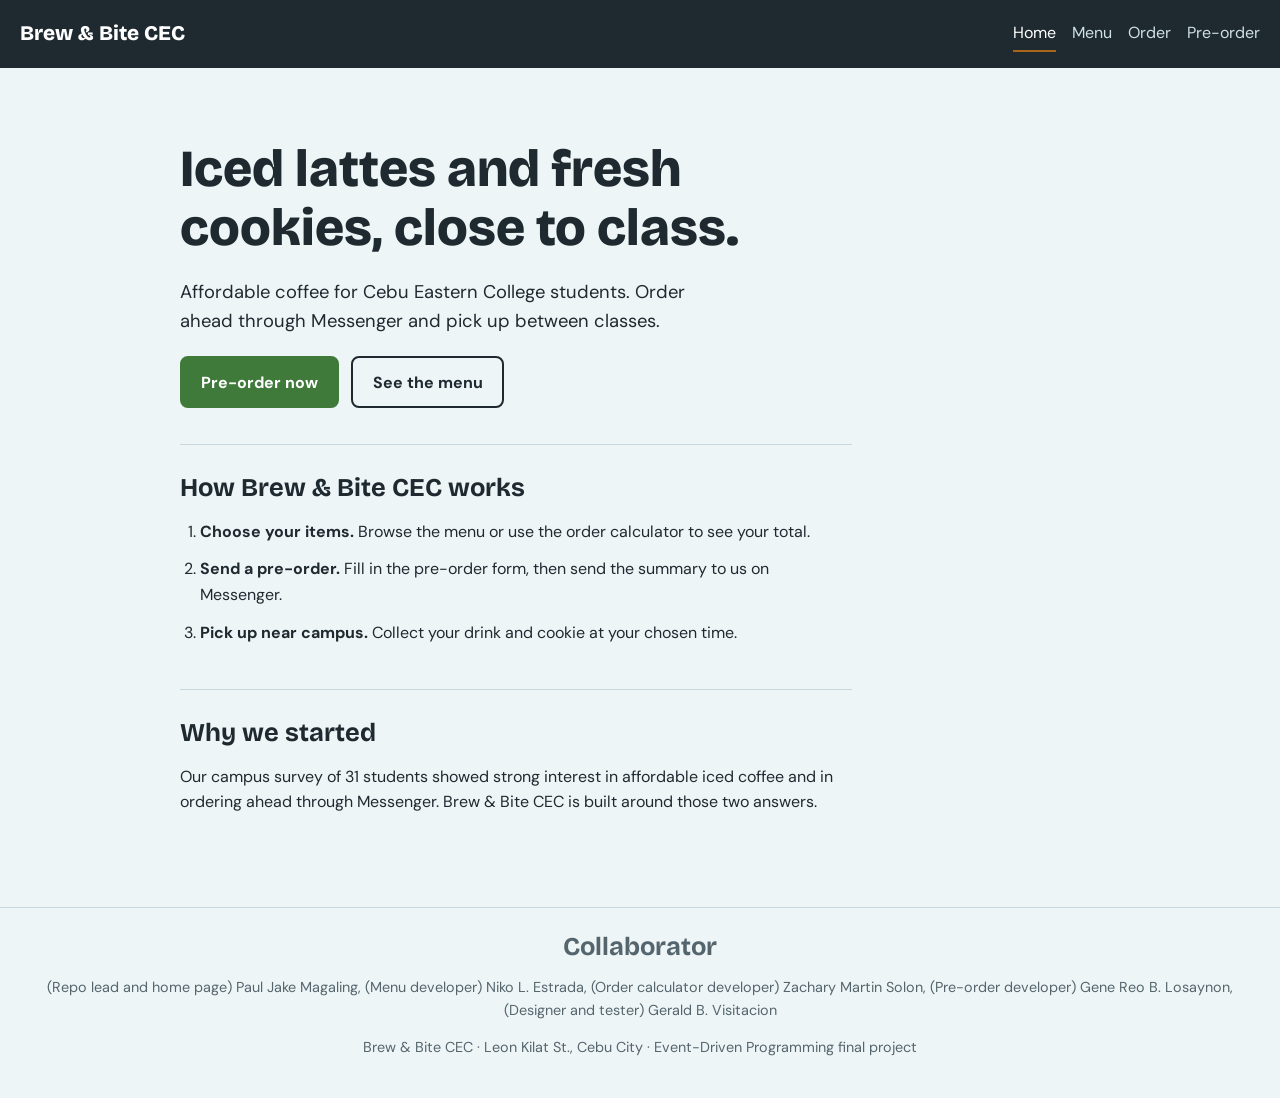
<file: index.html>
<!DOCTYPE html>
<html lang="en">
<head>
  <meta charset="UTF-8">
  <meta name="viewport" content="width=device-width, initial-scale=1">
  <title>Home | Brew & Bite CEC</title>
  <link rel="preconnect" href="https://fonts.googleapis.com">
  <link rel="preconnect" href="https://fonts.gstatic.com" crossorigin>
  <link href="https://fonts.googleapis.com/css2?family=Bricolage+Grotesque:wght@600;800&family=DM+Sans:wght@400;500;700&display=swap" rel="stylesheet">
  <link rel="stylesheet" href="https://pyscript.net/releases/2024.11.1/core.css">
  <script type="module" src="https://pyscript.net/releases/2024.11.1/core.js"></script>
  <link rel="stylesheet" href="style.css">
  <link rel="icon" type="image/png" href="favicon.png">
</head>
<body>
  <header class="site-header">
    <a class="brand" href="index.html">Brew &amp; Bite CEC</a>
    <nav aria-label="Main">
      <a href="index.html" aria-current="page">Home</a>
      <a href="menu.html">Menu</a>
      <a href="order.html">Order </a>
      <a href="preorder.html">Pre-order</a>
    </nav>
  </header>
  <main>
    <section class="hero">
      <h1>Iced lattes and fresh cookies, close to class.</h1>
      <p>Affordable coffee for Cebu Eastern College students. Order ahead through Messenger and pick up between classes.</p>
      <div class="hero-actions">
        <a class="btn primary" href="preorder.html">Pre-order now</a>
        <a class="btn" href="menu.html">See the menu</a>
      </div>
    </section>

    <section class="band">
      <h2>How Brew &amp; Bite CEC works</h2>
      <ol class="steps">
        <li><strong>Choose your items.</strong> Browse the menu or use the order calculator to see your total.</li>
        <li><strong>Send a pre-order.</strong> Fill in the pre-order form, then send the summary to us on Messenger.</li>
        <li><strong>Pick up near campus.</strong> Collect your drink and cookie at your chosen time.</li>
      </ol>
    </section>

    <section class="band">
      <h2>Why we started</h2>
      <p>Our campus survey of 31 students showed strong interest in affordable iced coffee and in ordering ahead through Messenger. Brew &amp; Bite CEC is built around those two answers.</p>
    </section>

    
  </main>
  <footer class="site-footer">
    
    
      <h2>Collaborator</h2>
      <p>(Repo lead and home page) Paul Jake Magaling, (Menu developer) Niko L. Estrada, (Order calculator developer) Zachary Martin Solon, (Pre-order developer) Gene Reo B. Losaynon, (Designer and tester) Gerald B. Visitacion

      </p>
    <p>Brew &amp; Bite CEC · Leon Kilat St., Cebu City · Event-Driven Programming final project</p>
  </footer>
</body></html>
</file>
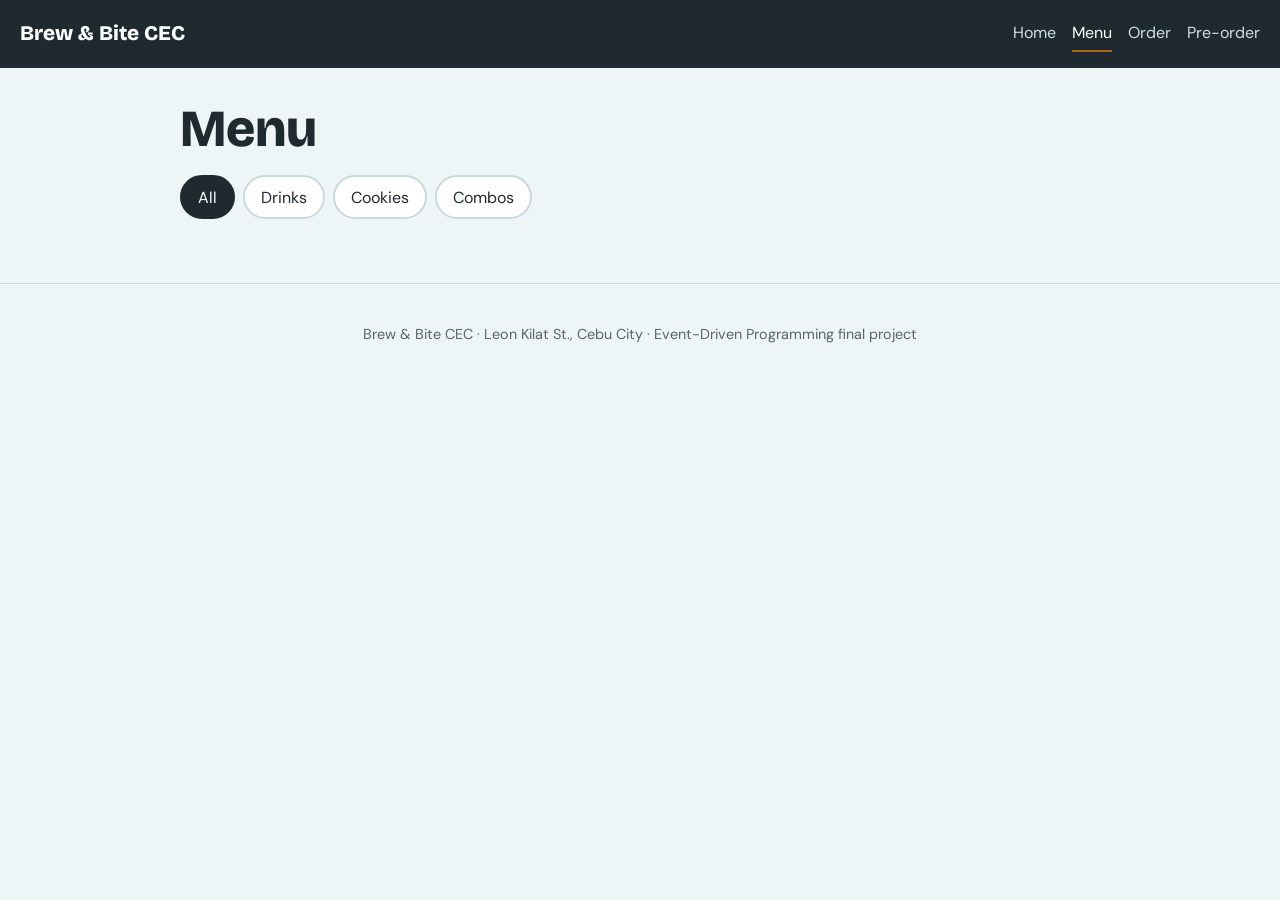
<file: menu.html>
<!DOCTYPE html>
<html lang="en">
<head>
  <meta charset="UTF-8">
  <meta name="viewport" content="width=device-width, initial-scale=1">
  <title>Menu | Brew & Bite CEC</title>
  <link rel="preconnect" href="https://fonts.googleapis.com">
  <link rel="preconnect" href="https://fonts.gstatic.com" crossorigin>
  <link href="https://fonts.googleapis.com/css2?family=Bricolage+Grotesque:wght@600;800&family=DM+Sans:wght@400;500;700&display=swap" rel="stylesheet">
  <link rel="stylesheet" href="https://pyscript.net/releases/2024.11.1/core.css">
  <script type="module" src="https://pyscript.net/releases/2024.11.1/core.js"></script>
  <link rel="stylesheet" href="style.css">
  <link rel="icon" type="image/png" href="favicon.png">
</head>
<body>
  <header class="site-header">
    <a class="brand" href="index.html">Brew &amp; Bite CEC</a>
    <nav aria-label="Main">
      <a href="index.html">Home</a>
      <a href="menu.html" aria-current="page">Menu</a>
      <a href="order.html">Order</a>
      <a href="preorder.html">Pre-order</a>
    </nav>
  </header>
  <main>
    <h1>Menu</h1>
    <div class="filters" role="group" aria-label="Filter menu by category">
      <button class="filter-btn active" data-category="All" aria-pressed="true">All</button>
      <button class="filter-btn" data-category="Drinks" aria-pressed="false">Drinks</button>
      <button class="filter-btn" data-category="Cookies" aria-pressed="false">Cookies</button>
      <button class="filter-btn" data-category="Combos" aria-pressed="false">Combos</button>
    </div>
    <p id="menu-count" class="muted" aria-live="polite"></p>
    <div id="menu-grid" class="menu-grid"></div>
  </main>
  <footer class="site-footer">
    <p>Brew &amp; Bite CEC · Leon Kilat St., Cebu City · Event-Driven Programming final project</p>
  </footer>
  <script type="py" src="./menu.py" config="./pyscript.toml"></script>
</body></html>
</file>
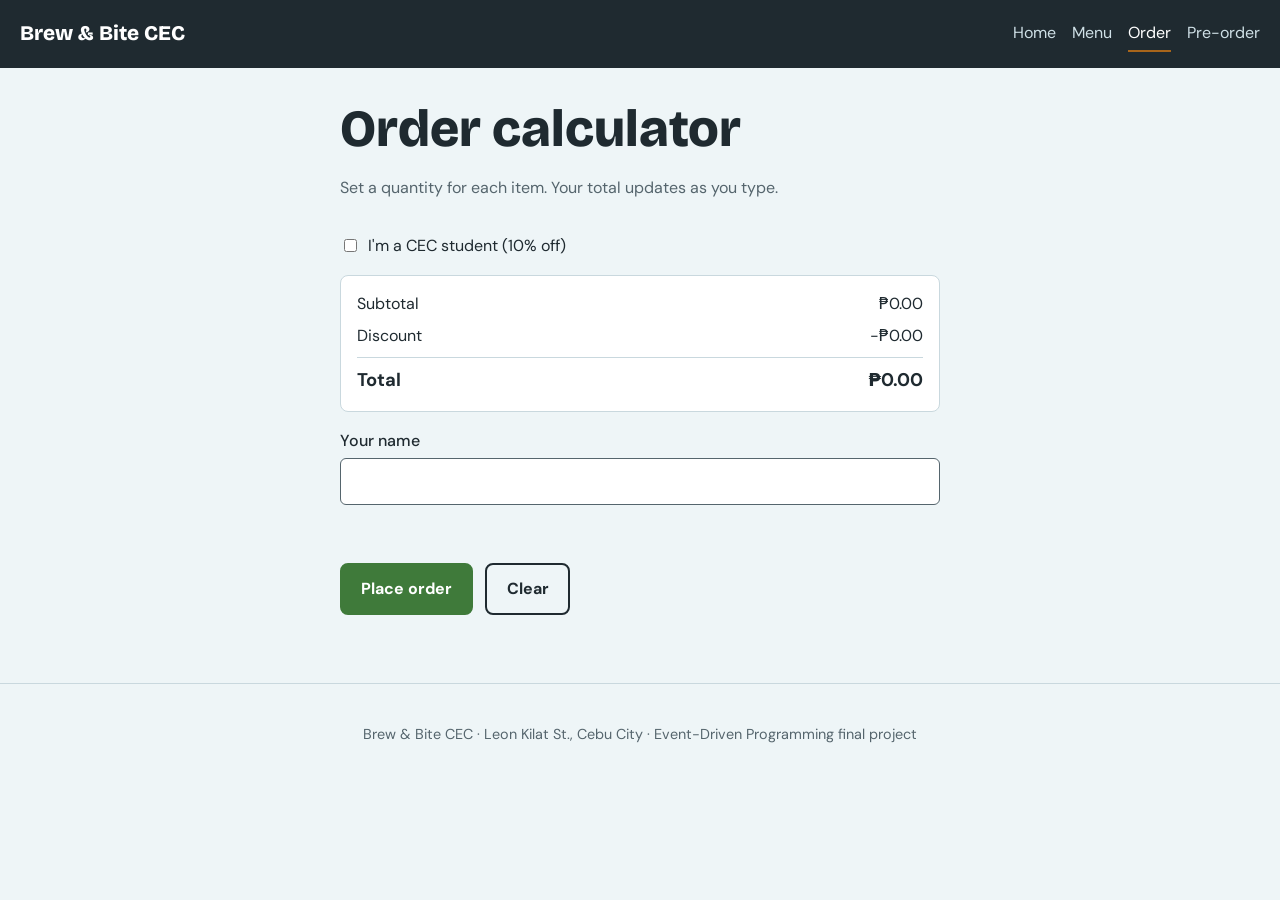
<file: order.html>
<!DOCTYPE html>
<html lang="en">
<head>
  <meta charset="UTF-8">
  <meta name="viewport" content="width=device-width, initial-scale=1">
  <title>Order calculator | Brew & Bite CEC</title>
  <link rel="preconnect" href="https://fonts.googleapis.com">
  <link rel="preconnect" href="https://fonts.gstatic.com" crossorigin>
  <link href="https://fonts.googleapis.com/css2?family=Bricolage+Grotesque:wght@600;800&family=DM+Sans:wght@400;500;700&display=swap" rel="stylesheet">
  <link rel="stylesheet" href="https://pyscript.net/releases/2024.11.1/core.css">
  <script type="module" src="https://pyscript.net/releases/2024.11.1/core.js"></script>
  <link rel="stylesheet" href="style.css">
</head>
<body>
  <header class="site-header">
    <a class="brand" href="index.html">Brew &amp; Bite CEC</a>
    <nav aria-label="Main">
      <a href="index.html">Home</a>
      <a href="menu.html">Menu</a>
      <a href="order.html" aria-current="page">Order</a>
      <a href="preorder.html">Pre-order</a>
    </nav>
  </header>
  <main class="narrow">
    <h1>Order calculator</h1>
    <p class="muted">Set a quantity for each item. Your total updates as you type.</p>
    <div id="order-list" class="order-list"></div>

    <label class="check"><input type="checkbox" id="student"> I'm a CEC student (10% off)</label>

    <dl class="totals">
      <div><dt>Subtotal</dt><dd id="subtotal">₱0.00</dd></div>
      <div><dt>Discount</dt><dd id="discount">-₱0.00</dd></div>
      <div class="grand"><dt>Total</dt><dd id="total">₱0.00</dd></div>
    </dl>

    <label class="field">Your name
      <input type="text" id="customer-name" autocomplete="name">
    </label>
    <p id="order-message" class="msg" role="alert"></p>
    <div class="hero-actions">
      <button id="place-order" class="btn primary" type="button">Place order</button>
      <button id="clear-order" class="btn" type="button">Clear</button>
    </div>
    <section id="receipt" class="receipt" hidden aria-live="polite"></section>
  </main>
  <footer class="site-footer">
    <p>Brew &amp; Bite CEC · Leon Kilat St., Cebu City · Event-Driven Programming final project</p>
  </footer>
  <script type="py" src="./order.py" config="./pyscript.toml"></script>
</body></html>
</file>
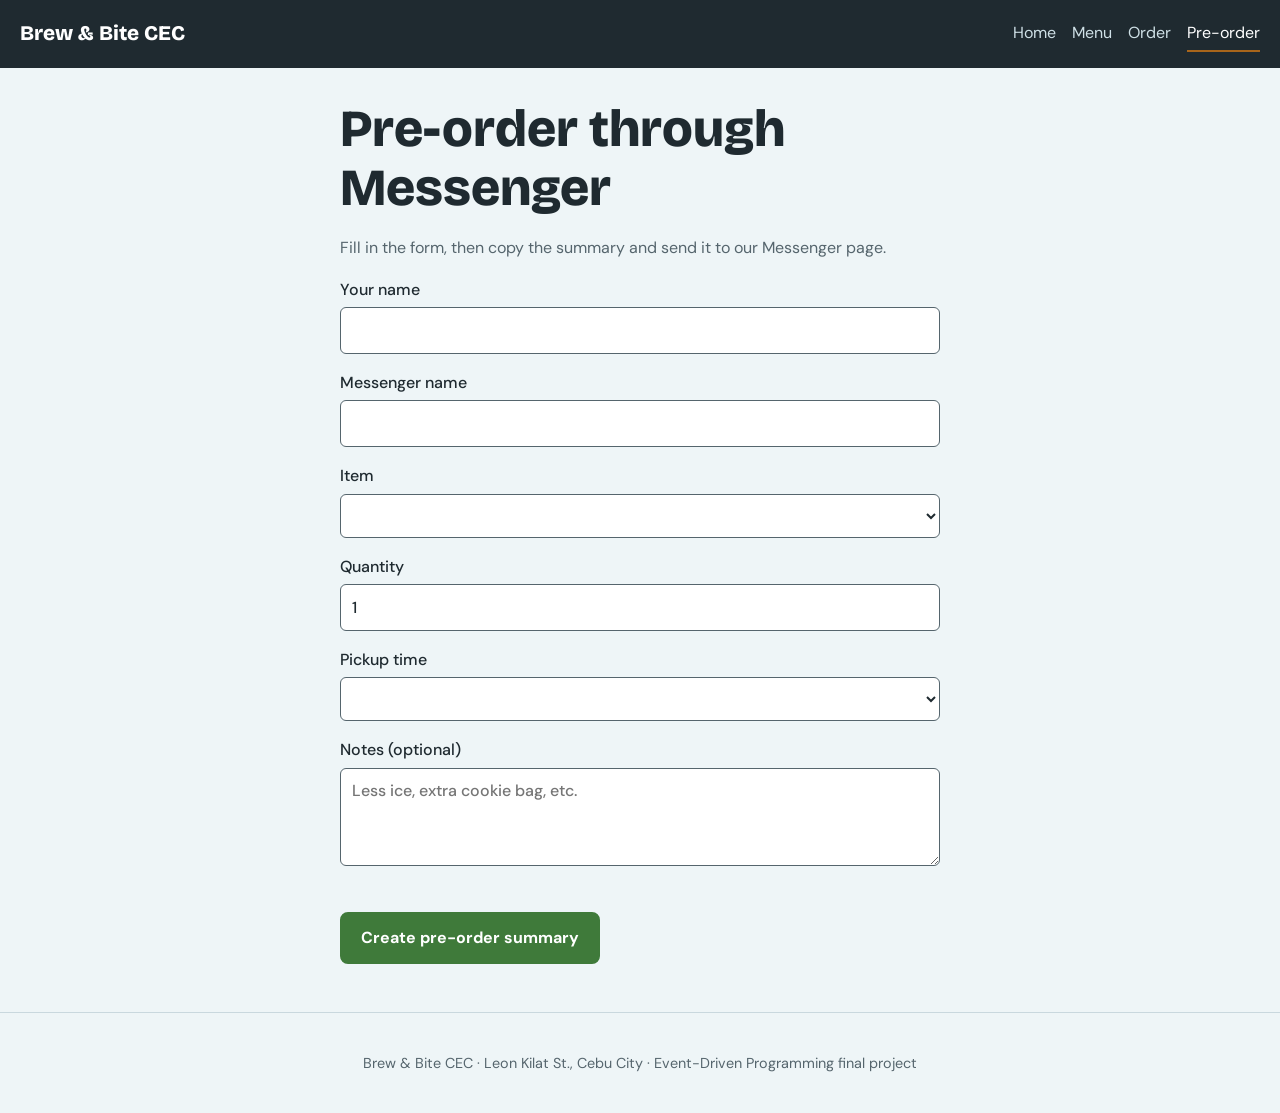
<file: preorder.html>
<!DOCTYPE html>
<html lang="en">
<head>
  <meta charset="UTF-8">
  <meta name="viewport" content="width=device-width, initial-scale=1">
  <title>Pre-order | Brew & Bite CEC</title>
  <link rel="preconnect" href="https://fonts.googleapis.com">
  <link rel="preconnect" href="https://fonts.gstatic.com" crossorigin>
  <link href="https://fonts.googleapis.com/css2?family=Bricolage+Grotesque:wght@600;800&family=DM+Sans:wght@400;500;700&display=swap" rel="stylesheet">
  <link rel="stylesheet" href="https://pyscript.net/releases/2024.11.1/core.css">
  <script type="module" src="https://pyscript.net/releases/2024.11.1/core.js"></script>
  <link rel="stylesheet" href="style.css">
  <link rel="icon" type="image/png" href="favicon.png">
</head>
<body>
  <header class="site-header">
    <a class="brand" href="index.html">Brew &amp; Bite CEC</a>
    <nav aria-label="Main">
      <a href="index.html">Home</a>
      <a href="menu.html">Menu</a>
      <a href="order.html">Order</a>
      <a href="preorder.html" aria-current="page">Pre-order</a>
    </nav>
  </header>
  <main class="narrow">
    <h1>Pre-order through Messenger</h1>
    <p class="muted">Fill in the form, then copy the summary and send it to our Messenger page.</p>
    <form id="preorder-form" novalidate>
      <label class="field">Your name
        <input type="text" id="po-name" autocomplete="name">
      </label>
      <label class="field">Messenger name
        <input type="text" id="po-messenger">
      </label>
      <label class="field">Item
        <select id="po-item"></select>
      </label>
      <label class="field">Quantity
        <input type="number" id="po-qty" min="1" max="20" value="1" inputmode="numeric">
      </label>
      <label class="field">Pickup time
        <select id="po-time"></select>
      </label>
      <label class="field">Notes (optional)
        <textarea id="po-notes" rows="3" placeholder="Less ice, extra cookie bag, etc."></textarea>
      </label>
      <p id="po-estimate" class="estimate" aria-live="polite"></p>
      <p id="po-errors" class="msg error" role="alert"></p>
      <button class="btn primary" type="submit">Create pre-order summary</button>
    </form>
    <section id="po-confirmation" class="receipt" hidden aria-live="polite">
      <h3>Your pre-order summary</h3>
      <p id="po-summary"></p>
      <p class="muted">Copy this message and send it to our Messenger page to confirm.</p>
    </section>
  </main>
  <footer class="site-footer">
    <p>Brew &amp; Bite CEC · Leon Kilat St., Cebu City · Event-Driven Programming final project</p>
  </footer>
  <script type="py" src="./preorder.py" config="./pyscript.toml"></script>
</body></html>
</file>
<file: style.css>
/* Member 5: styling. Palette: frost, cold brew, matcha, caramel. */
:root {
  --frost: #eef5f7;
  --paper: #ffffff;
  --brew: #1f2a30;
  --muted: #55656d;
  --matcha: #3f7a3a;
  --matcha-dark: #2f5e2b;
  --caramel: #a8651a;
  --line: #c9d8de;
  --error: #b3261e;
}
* { box-sizing: border-box; }
html { scroll-behavior: smooth; }
body {
  margin: 0; background: var(--frost); color: var(--brew);
  font-family: "DM Sans", system-ui, sans-serif; line-height: 1.6;
}
h1, h2, h3, .brand { font-family: "Bricolage Grotesque", system-ui, sans-serif; line-height: 1.15; }
a { color: var(--matcha-dark); }
:focus-visible { outline: 3px solid var(--caramel); outline-offset: 2px; }

.site-header {
  display: flex; flex-wrap: wrap; gap: .5rem 1.5rem; align-items: center;
  justify-content: space-between; padding: 1rem 1.25rem;
  background: var(--brew);
}
.brand { color: #fff; text-decoration: none; font-size: 1.3rem; font-weight: 800; }
.site-header nav { display: flex; flex-wrap: wrap; gap: .25rem 1rem; }
.site-header nav a { color: #cfe0e6; text-decoration: none; padding: .25rem 0; }
.site-header nav a[aria-current="page"] { color: #fff; border-bottom: 2px solid var(--caramel); }

main { max-width: 960px; margin: 0 auto; padding: 2rem 1.25rem 3rem; }
main.narrow { max-width: 640px; }
h1 { font-size: clamp(2rem, 6vw, 3.25rem); font-weight: 800; margin: 0 0 1rem; }
h2 { font-size: 1.6rem; margin: 0 0 .75rem; }
.muted { color: var(--muted); }

.hero { padding: 2.5rem 0 1rem; max-width: 40rem; }
.hero p { font-size: 1.15rem; max-width: 34rem; }
.hero-actions { display: flex; flex-wrap: wrap; gap: .75rem; margin: 1.25rem 0; }
.band { border-top: 1px solid var(--line); padding: 1.75rem 0; max-width: 42rem; }
.steps { padding-left: 1.25rem; display: grid; gap: .75rem; }

.btn {
  display: inline-block; font: inherit; font-weight: 700; cursor: pointer;
  padding: .7rem 1.2rem; border-radius: 8px; text-decoration: none;
  border: 2px solid var(--brew); background: transparent; color: var(--brew);
}
.btn:hover { background: #dfeaee; }
.btn.primary { background: var(--matcha); border-color: var(--matcha); color: #fff; }
.btn.primary:hover { background: var(--matcha-dark); border-color: var(--matcha-dark); }

.filters { display: flex; flex-wrap: wrap; gap: .5rem; margin-bottom: .5rem; }
.filter-btn {
  font: inherit; cursor: pointer; padding: .45rem 1rem; border-radius: 999px;
  border: 2px solid var(--line); background: var(--paper); color: var(--brew);
}
.filter-btn.active { background: var(--brew); border-color: var(--brew); color: #fff; }

.menu-grid { display: grid; grid-template-columns: repeat(auto-fill, minmax(250px, 1fr)); gap: 1rem; margin-top: 1rem; }
.menu-item { background: var(--paper); border: 1px solid var(--line); border-radius: 10px; padding: 1.1rem; display: flex; flex-direction: column; gap: .35rem; }
.menu-item h3 { margin: 0; font-size: 1.2rem; }
.menu-item p { margin: 0; color: var(--muted); flex: 1; }
.price { font-weight: 700; color: var(--caramel); }

.order-list { display: grid; gap: .5rem; margin: 1rem 0; }
.order-row { display: flex; align-items: center; justify-content: space-between; gap: 1rem; background: var(--paper); border: 1px solid var(--line); border-radius: 8px; padding: .6rem .9rem; }
.order-row label { display: flex; flex-direction: column; flex: 1; }
.order-row .name { font-weight: 500; }
.order-row input { width: 5rem; }

.field { display: grid; gap: .3rem; margin-bottom: 1rem; font-weight: 500; }
input[type="text"], input[type="number"], select, textarea {
  font: inherit; padding: .6rem .7rem; border: 1px solid var(--muted); border-radius: 6px; background: var(--paper); color: var(--brew);
}
.check { display: flex; gap: .5rem; align-items: center; margin: 1rem 0; }

.totals { margin: 1rem 0; background: var(--paper); border: 1px solid var(--line); border-radius: 8px; padding: .75rem 1rem; }
.totals div { display: flex; justify-content: space-between; padding: .2rem 0; }
.totals dt, .totals dd { margin: 0; }
.totals .grand { border-top: 1px solid var(--line); margin-top: .35rem; padding-top: .5rem; font-weight: 700; font-size: 1.15rem; }

.estimate { font-weight: 700; color: var(--caramel); }
.msg { min-height: 1.4em; margin: .25rem 0 .5rem; }
.msg.error { color: var(--error); font-weight: 500; }
.receipt { background: var(--paper); border: 2px solid var(--matcha); border-radius: 10px; padding: 1rem 1.25rem; margin-top: 1.25rem; }
.receipt[hidden] { display: none; }
.receipt h3 { margin-top: 0; }
.receipt-total { font-weight: 700; }

.site-footer { text-align: center; padding: 1.5rem 1rem; color: var(--muted); font-size: .9rem; border-top: 1px solid var(--line); }

@media (prefers-reduced-motion: reduce) { html { scroll-behavior: auto; } }

/* NEW: menu card hover, description -> product image */
.menu-item { position: relative; overflow: hidden; min-height: 200px; }
.menu-info { display: flex; flex-direction: column; gap: .35rem; flex: 1; transition: opacity .35s ease; }
.menu-photo {
  position: absolute; inset: 0; width: 100%; height: 100%; object-fit: cover;
  opacity: 0; transform: scale(1.05); pointer-events: none;
  transition: opacity .35s ease, transform .35s ease;
}
.menu-item:focus-within .menu-info { opacity: 0; }
.menu-item:focus-within .menu-photo { opacity: 1; transform: scale(1); }
@media (hover: hover) {
  .menu-item:hover .menu-info { opacity: 0; }
  .menu-item:hover .menu-photo { opacity: 1; transform: scale(1); }
}
@media (prefers-reduced-motion: reduce) {
  .menu-info, .menu-photo { transition: none; }
}
</file>
